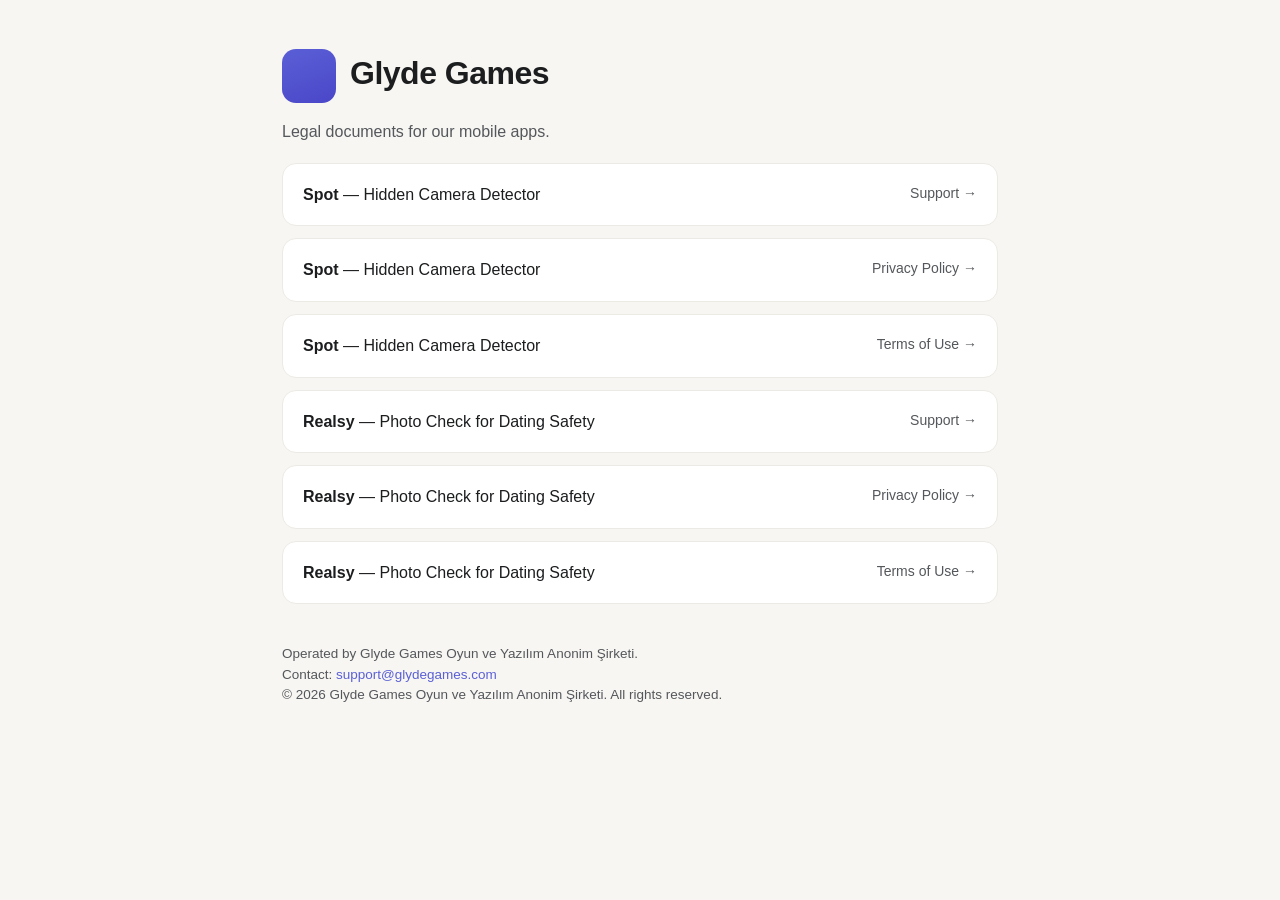
<file: index.html>
<!DOCTYPE html>
<html lang="en">
<head>
<meta charset="utf-8" />
<meta name="viewport" content="width=device-width, initial-scale=1" />
<title>Glyde Games — Legal</title>
<link rel="stylesheet" href="/style.css" />
</head>
<body>
<div class="wrap">
  <div class="brandrow"><div class="logo"></div><h1>Glyde Games</h1></div>
  <p class="date">Legal documents for our mobile apps.</p>

  <ul class="applist">
    <li><a href="/spot/"><span><strong>Spot</strong> — Hidden Camera Detector</span><span class="sub">Support →</span></a></li>
    <li><a href="/spot/privacy"><span><strong>Spot</strong> — Hidden Camera Detector</span><span class="sub">Privacy Policy →</span></a></li>
    <li><a href="/spot/terms"><span><strong>Spot</strong> — Hidden Camera Detector</span><span class="sub">Terms of Use →</span></a></li>
    <li><a href="/realsy/"><span><strong>Realsy</strong> — Photo Check for Dating Safety</span><span class="sub">Support →</span></a></li>
    <li><a href="/realsy/privacy"><span><strong>Realsy</strong> — Photo Check for Dating Safety</span><span class="sub">Privacy Policy →</span></a></li>
    <li><a href="/realsy/terms"><span><strong>Realsy</strong> — Photo Check for Dating Safety</span><span class="sub">Terms of Use →</span></a></li>
  </ul>

  <footer>
    Operated by Glyde Games Oyun ve Yazılım Anonim Şirketi.<br/>
    Contact: <a href="mailto:support@glydegames.com">support@glydegames.com</a><br/>
    © 2026 Glyde Games Oyun ve Yazılım Anonim Şirketi. All rights reserved.
  </footer>
</div>
</body>
</html>
</file>
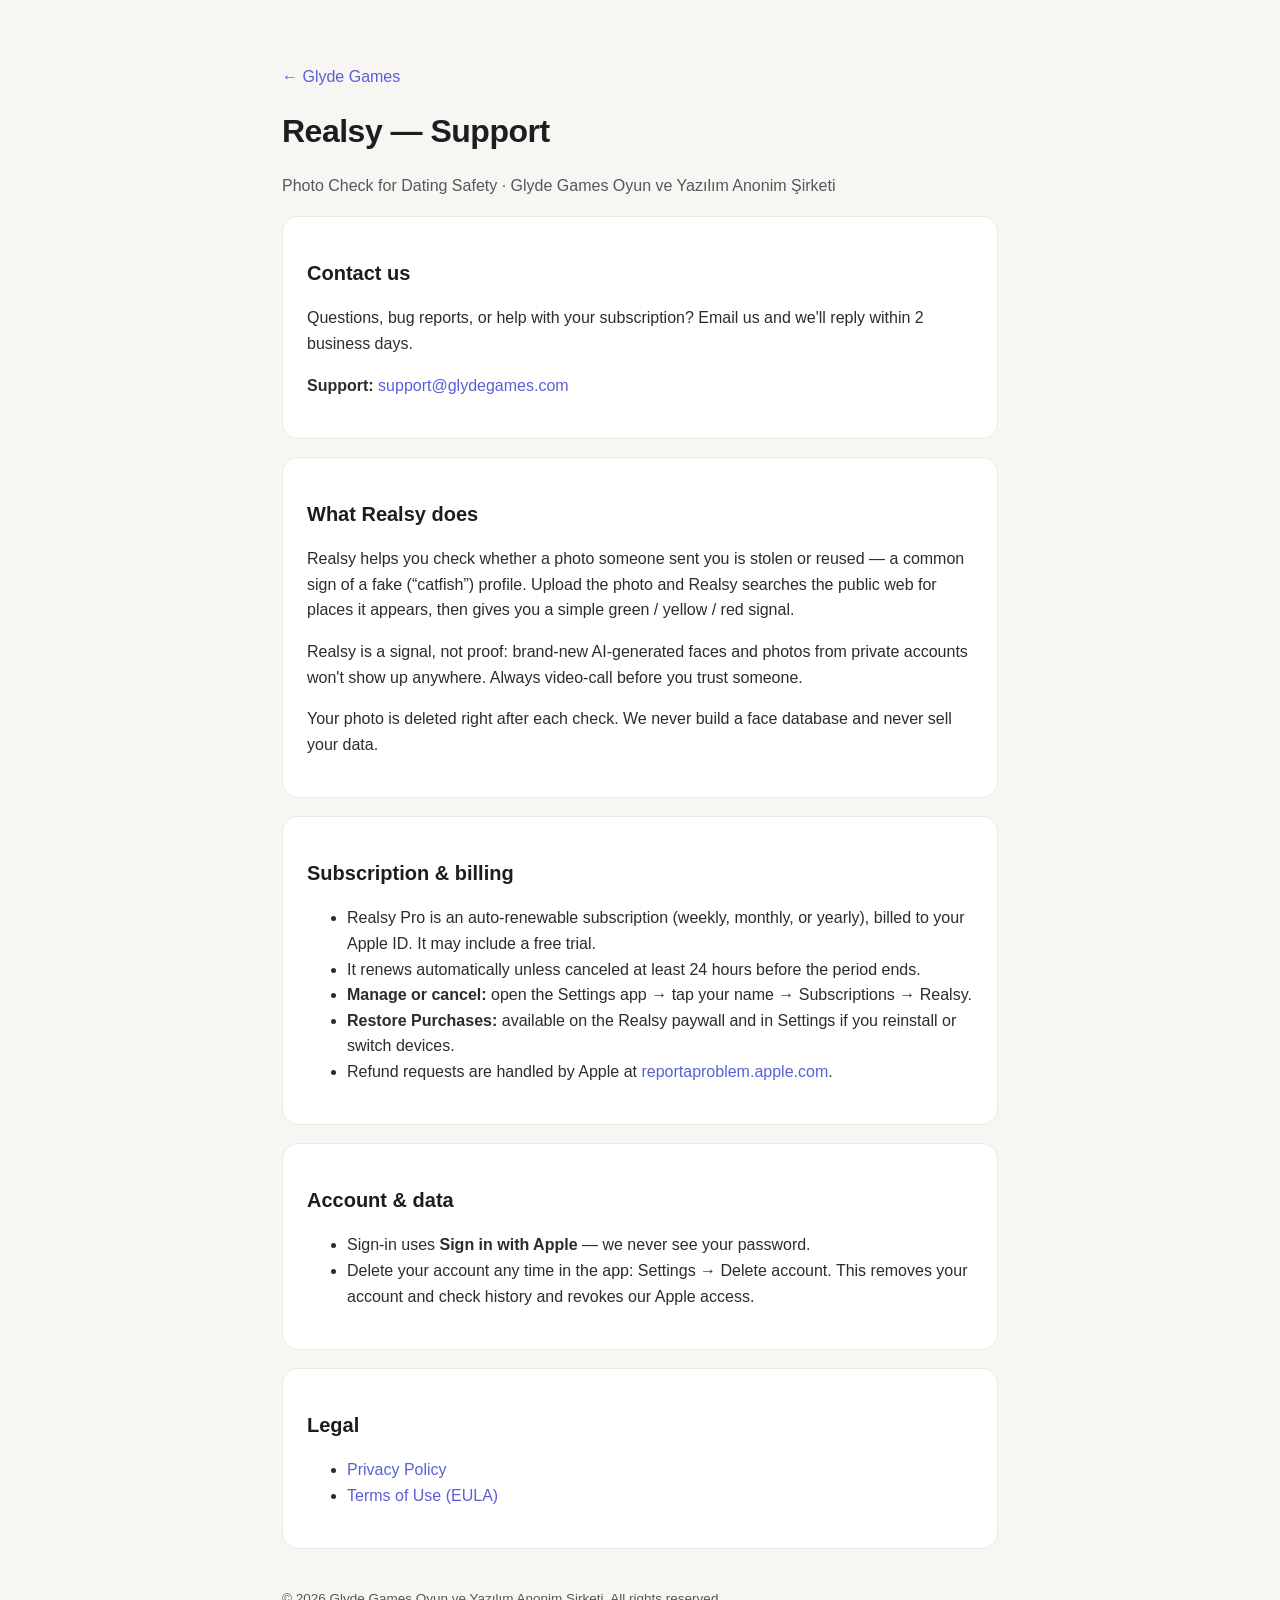
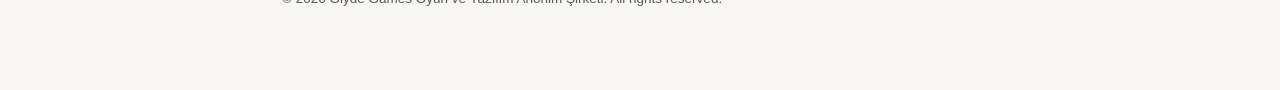
<file: realsy/index.html>
<!DOCTYPE html>
<html lang="en">
<head>
<meta charset="utf-8" />
<meta name="viewport" content="width=device-width, initial-scale=1" />
<title>Realsy — Support</title>
<link rel="stylesheet" href="/style.css" />
</head>
<body>
<div class="wrap">
  <p><a href="/">← Glyde Games</a></p>
  <h1>Realsy — Support</h1>
  <p class="date">Photo Check for Dating Safety · Glyde Games Oyun ve Yazılım Anonim Şirketi</p>

  <div class="card">
    <h2>Contact us</h2>
    <p>Questions, bug reports, or help with your subscription? Email us and we'll reply
       within 2 business days.</p>
    <p><strong>Support:</strong>
       <a href="mailto:support@glydegames.com">support@glydegames.com</a></p>
  </div>

  <div class="card">
    <h2>What Realsy does</h2>
    <p>Realsy helps you check whether a photo someone sent you is stolen or reused — a common
       sign of a fake (“catfish”) profile. Upload the photo and Realsy searches the public web
       for places it appears, then gives you a simple green / yellow / red signal.</p>
    <p>Realsy is a signal, not proof: brand-new AI-generated faces and photos from private
       accounts won't show up anywhere. Always video-call before you trust someone.</p>
    <p>Your photo is deleted right after each check. We never build a face database and never
       sell your data.</p>
  </div>

  <div class="card">
    <h2>Subscription &amp; billing</h2>
    <ul>
      <li>Realsy Pro is an auto-renewable subscription (weekly, monthly, or yearly), billed to
          your Apple ID. It may include a free trial.</li>
      <li>It renews automatically unless canceled at least 24 hours before the period ends.</li>
      <li><strong>Manage or cancel:</strong> open the Settings app → tap your name →
          Subscriptions → Realsy.</li>
      <li><strong>Restore Purchases:</strong> available on the Realsy paywall and in Settings if
          you reinstall or switch devices.</li>
      <li>Refund requests are handled by Apple at
          <a href="https://reportaproblem.apple.com">reportaproblem.apple.com</a>.</li>
    </ul>
  </div>

  <div class="card">
    <h2>Account &amp; data</h2>
    <ul>
      <li>Sign-in uses <strong>Sign in with Apple</strong> — we never see your password.</li>
      <li>Delete your account any time in the app: Settings → Delete account. This removes your
          account and check history and revokes our Apple access.</li>
    </ul>
  </div>

  <div class="card">
    <h2>Legal</h2>
    <ul>
      <li><a href="/realsy/privacy">Privacy Policy</a></li>
      <li><a href="/realsy/terms">Terms of Use (EULA)</a></li>
    </ul>
  </div>

  <footer>© 2026 Glyde Games Oyun ve Yazılım Anonim Şirketi. All rights reserved.</footer>
</div>
</body>
</html>
</file>
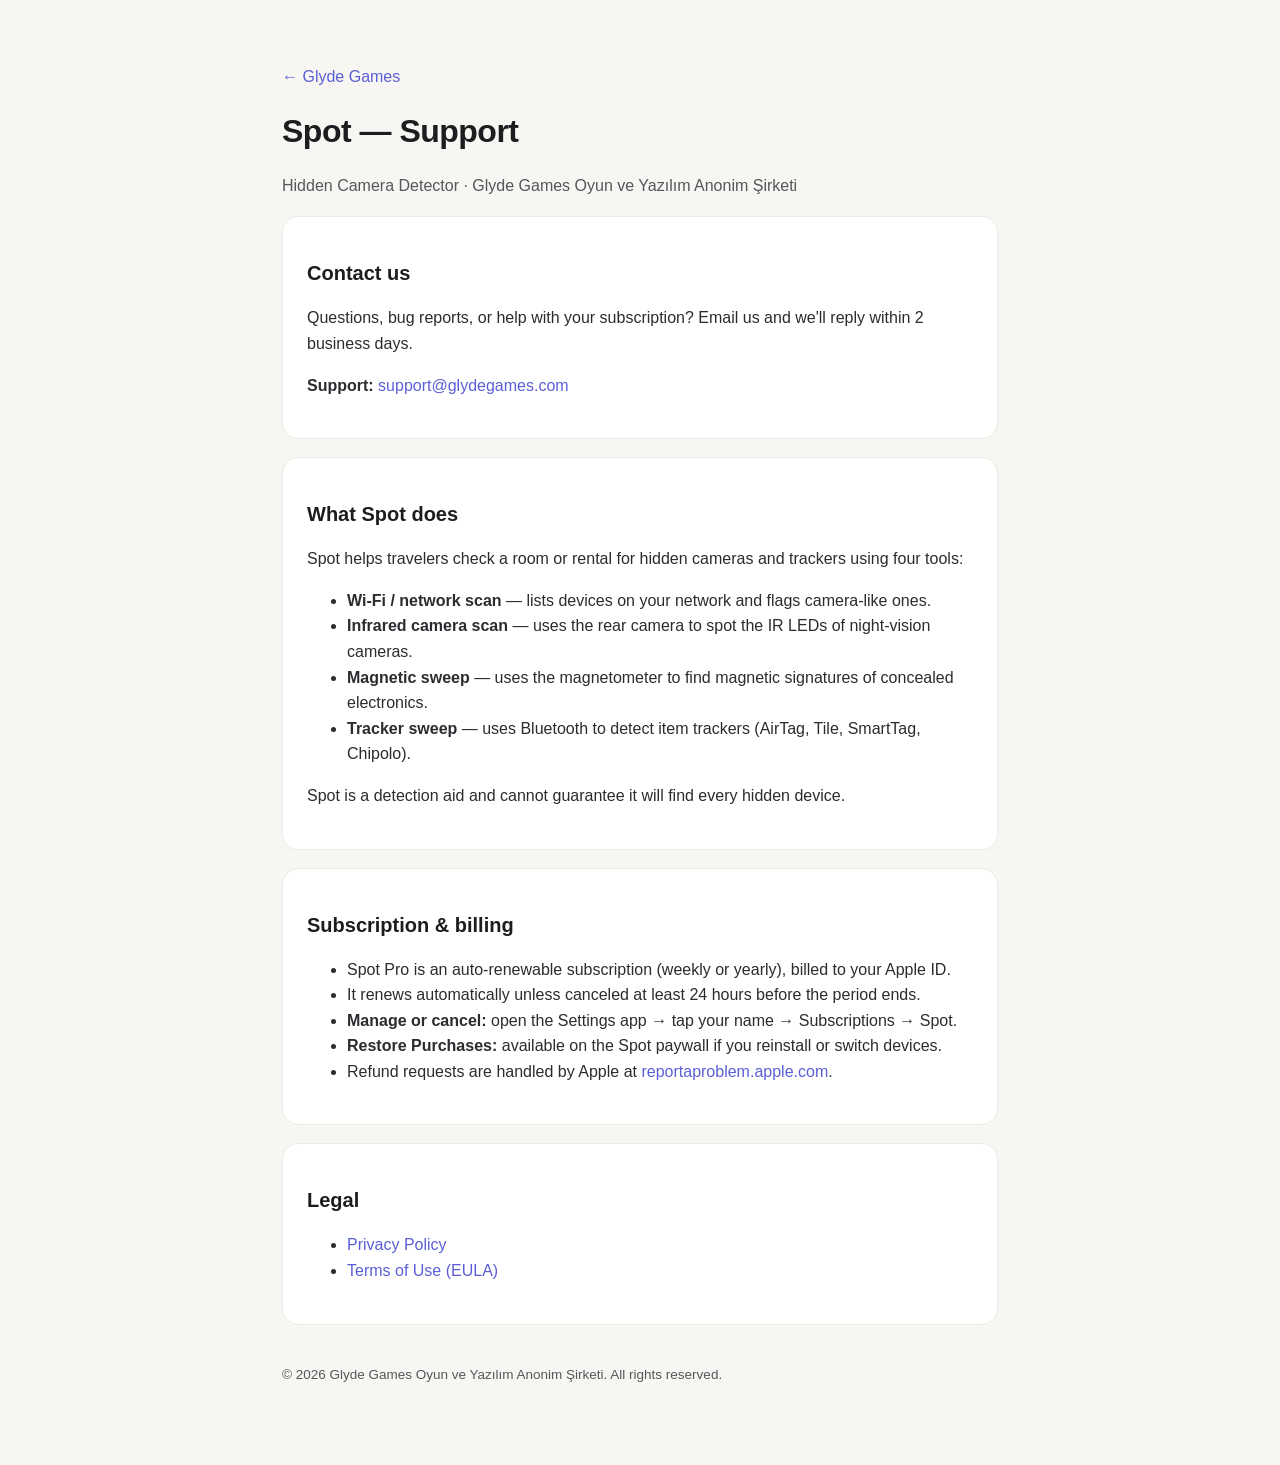
<file: spot/index.html>
<!DOCTYPE html>
<html lang="en">
<head>
<meta charset="utf-8" />
<meta name="viewport" content="width=device-width, initial-scale=1" />
<title>Spot — Support</title>
<link rel="stylesheet" href="/style.css" />
</head>
<body>
<div class="wrap">
  <p><a href="/">← Glyde Games</a></p>
  <h1>Spot — Support</h1>
  <p class="date">Hidden Camera Detector · Glyde Games Oyun ve Yazılım Anonim Şirketi</p>

  <div class="card">
    <h2>Contact us</h2>
    <p>Questions, bug reports, or help with your subscription? Email us and we'll reply
       within 2 business days.</p>
    <p><strong>Support:</strong>
       <a href="mailto:support@glydegames.com">support@glydegames.com</a></p>
  </div>

  <div class="card">
    <h2>What Spot does</h2>
    <p>Spot helps travelers check a room or rental for hidden cameras and trackers using four tools:</p>
    <ul>
      <li><strong>Wi-Fi / network scan</strong> — lists devices on your network and flags camera-like ones.</li>
      <li><strong>Infrared camera scan</strong> — uses the rear camera to spot the IR LEDs of night-vision cameras.</li>
      <li><strong>Magnetic sweep</strong> — uses the magnetometer to find magnetic signatures of concealed electronics.</li>
      <li><strong>Tracker sweep</strong> — uses Bluetooth to detect item trackers (AirTag, Tile, SmartTag, Chipolo).</li>
    </ul>
    <p>Spot is a detection aid and cannot guarantee it will find every hidden device.</p>
  </div>

  <div class="card">
    <h2>Subscription &amp; billing</h2>
    <ul>
      <li>Spot Pro is an auto-renewable subscription (weekly or yearly), billed to your Apple ID.</li>
      <li>It renews automatically unless canceled at least 24 hours before the period ends.</li>
      <li><strong>Manage or cancel:</strong> open the Settings app → tap your name → Subscriptions → Spot.</li>
      <li><strong>Restore Purchases:</strong> available on the Spot paywall if you reinstall or switch devices.</li>
      <li>Refund requests are handled by Apple at
          <a href="https://reportaproblem.apple.com">reportaproblem.apple.com</a>.</li>
    </ul>
  </div>

  <div class="card">
    <h2>Legal</h2>
    <ul>
      <li><a href="/spot/privacy">Privacy Policy</a></li>
      <li><a href="/spot/terms">Terms of Use (EULA)</a></li>
    </ul>
  </div>

  <footer>© 2026 Glyde Games Oyun ve Yazılım Anonim Şirketi. All rights reserved.</footer>
</div>
</body>
</html>
</file>
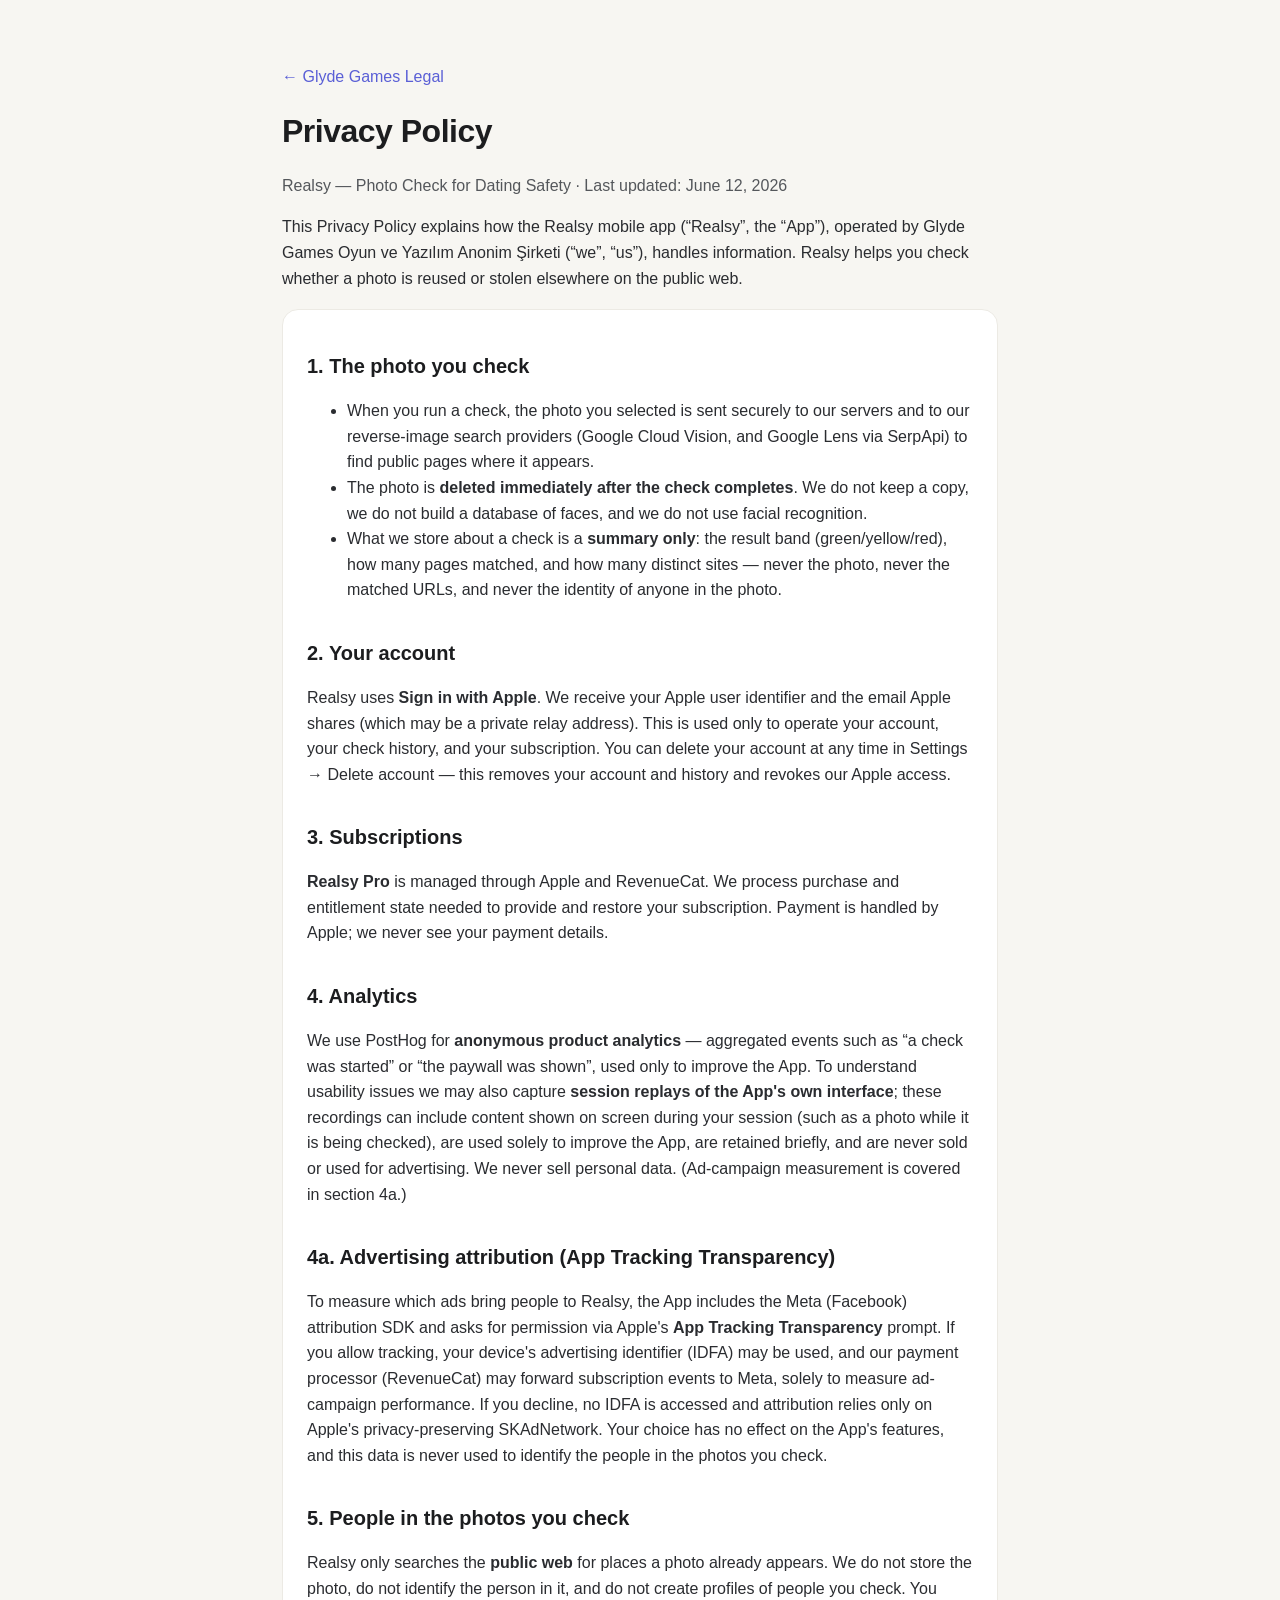
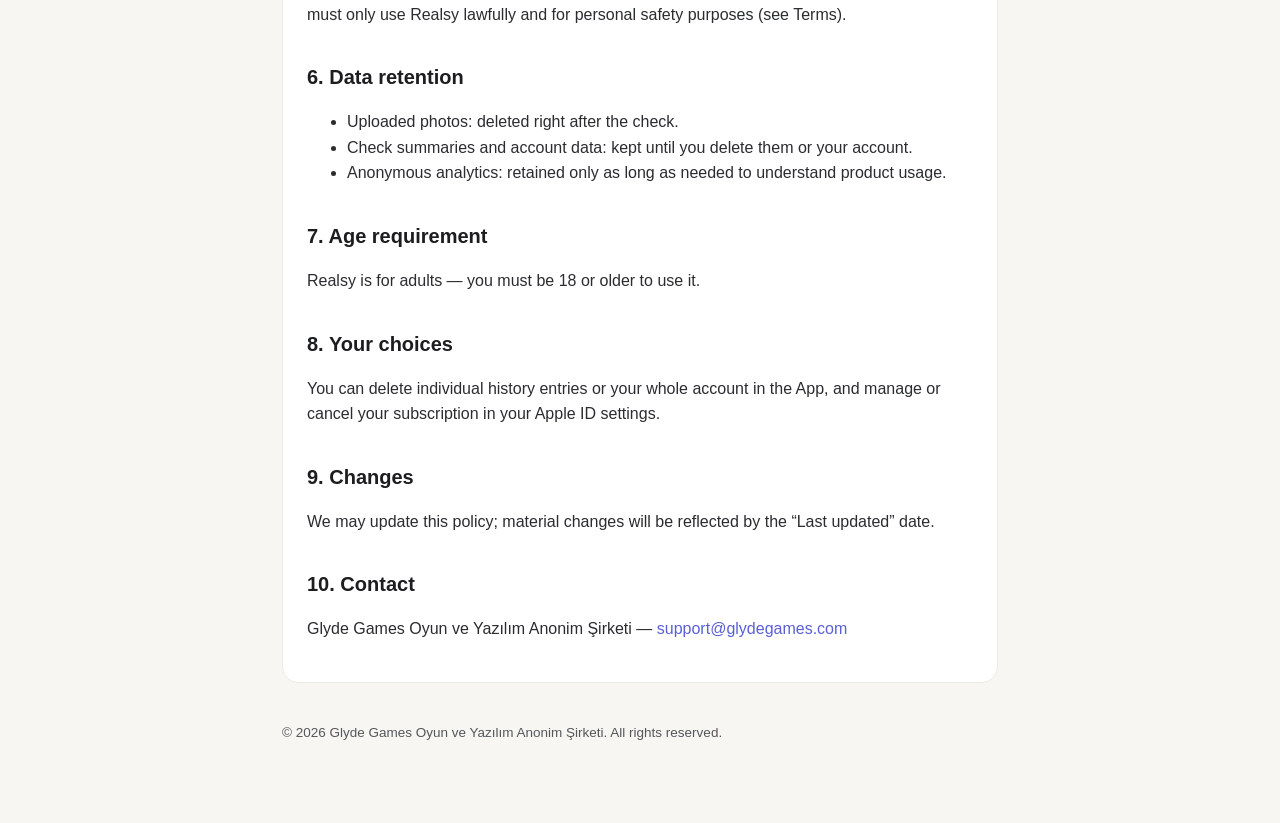
<file: realsy/privacy.html>
<!DOCTYPE html>
<html lang="en">
<head>
<meta charset="utf-8" />
<meta name="viewport" content="width=device-width, initial-scale=1" />
<title>Realsy — Privacy Policy</title>
<link rel="stylesheet" href="/style.css" />
</head>
<body>
<div class="wrap">
  <p><a href="/">← Glyde Games Legal</a></p>
  <h1>Privacy Policy</h1>
  <p class="date">Realsy — Photo Check for Dating Safety · Last updated: June 12, 2026</p>
  <p>This Privacy Policy explains how the Realsy mobile app (“Realsy”, the “App”), operated by
     Glyde Games Oyun ve Yazılım Anonim Şirketi (“we”, “us”), handles information. Realsy helps
     you check whether a photo is reused or stolen elsewhere on the public web.</p>

  <div class="card">
    <h2>1. The photo you check</h2>
    <ul>
      <li>When you run a check, the photo you selected is sent securely to our servers and to our
          reverse-image search providers (Google Cloud Vision, and Google Lens via SerpApi) to find
          public pages where it appears.</li>
      <li>The photo is <strong>deleted immediately after the check completes</strong>. We do not keep
          a copy, we do not build a database of faces, and we do not use facial recognition.</li>
      <li>What we store about a check is a <strong>summary only</strong>: the result band
          (green/yellow/red), how many pages matched, and how many distinct sites — never the photo,
          never the matched URLs, and never the identity of anyone in the photo.</li>
    </ul>

    <h2>2. Your account</h2>
    <p>Realsy uses <strong>Sign in with Apple</strong>. We receive your Apple user identifier and
       the email Apple shares (which may be a private relay address). This is used only to operate
       your account, your check history, and your subscription. You can delete your account at any
       time in Settings → Delete account — this removes your account and history and revokes our
       Apple access.</p>

    <h2>3. Subscriptions</h2>
    <p><strong>Realsy Pro</strong> is managed through Apple and RevenueCat. We process purchase and
       entitlement state needed to provide and restore your subscription. Payment is handled by
       Apple; we never see your payment details.</p>

    <h2>4. Analytics</h2>
    <p>We use PostHog for <strong>anonymous product analytics</strong> — aggregated events such as
       “a check was started” or “the paywall was shown”, used only to improve the App. To understand
       usability issues we may also capture <strong>session replays of the App's own interface</strong>;
       these recordings can include content shown on screen during your session (such as a photo
       while it is being checked), are used solely to improve the App, are retained briefly, and are
       never sold or used for advertising. We never sell personal data. (Ad-campaign
       measurement is covered in section 4a.)</p>

    <h2>4a. Advertising attribution (App Tracking Transparency)</h2>
    <p>To measure which ads bring people to Realsy, the App includes the Meta (Facebook)
       attribution SDK and asks for permission via Apple's <strong>App Tracking
       Transparency</strong> prompt. If you allow tracking, your device's advertising
       identifier (IDFA) may be used, and our payment processor (RevenueCat) may forward
       subscription events to Meta, solely to measure ad-campaign performance. If you decline,
       no IDFA is accessed and attribution relies only on Apple's privacy-preserving
       SKAdNetwork. Your choice has no effect on the App's features, and this data is never
       used to identify the people in the photos you check.</p>

    <h2>5. People in the photos you check</h2>
    <p>Realsy only searches the <strong>public web</strong> for places a photo already appears. We do
       not store the photo, do not identify the person in it, and do not create profiles of people
       you check. You must only use Realsy lawfully and for personal safety purposes (see Terms).</p>

    <h2>6. Data retention</h2>
    <ul>
      <li>Uploaded photos: deleted right after the check.</li>
      <li>Check summaries and account data: kept until you delete them or your account.</li>
      <li>Anonymous analytics: retained only as long as needed to understand product usage.</li>
    </ul>

    <h2>7. Age requirement</h2>
    <p>Realsy is for adults — you must be 18 or older to use it.</p>

    <h2>8. Your choices</h2>
    <p>You can delete individual history entries or your whole account in the App, and manage or
       cancel your subscription in your Apple ID settings.</p>

    <h2>9. Changes</h2>
    <p>We may update this policy; material changes will be reflected by the “Last updated” date.</p>

    <h2>10. Contact</h2>
    <p>Glyde Games Oyun ve Yazılım Anonim Şirketi —
       <a href="mailto:support@glydegames.com">support@glydegames.com</a></p>
  </div>

  <footer>© 2026 Glyde Games Oyun ve Yazılım Anonim Şirketi. All rights reserved.</footer>
</div>
</body>
</html>
</file>
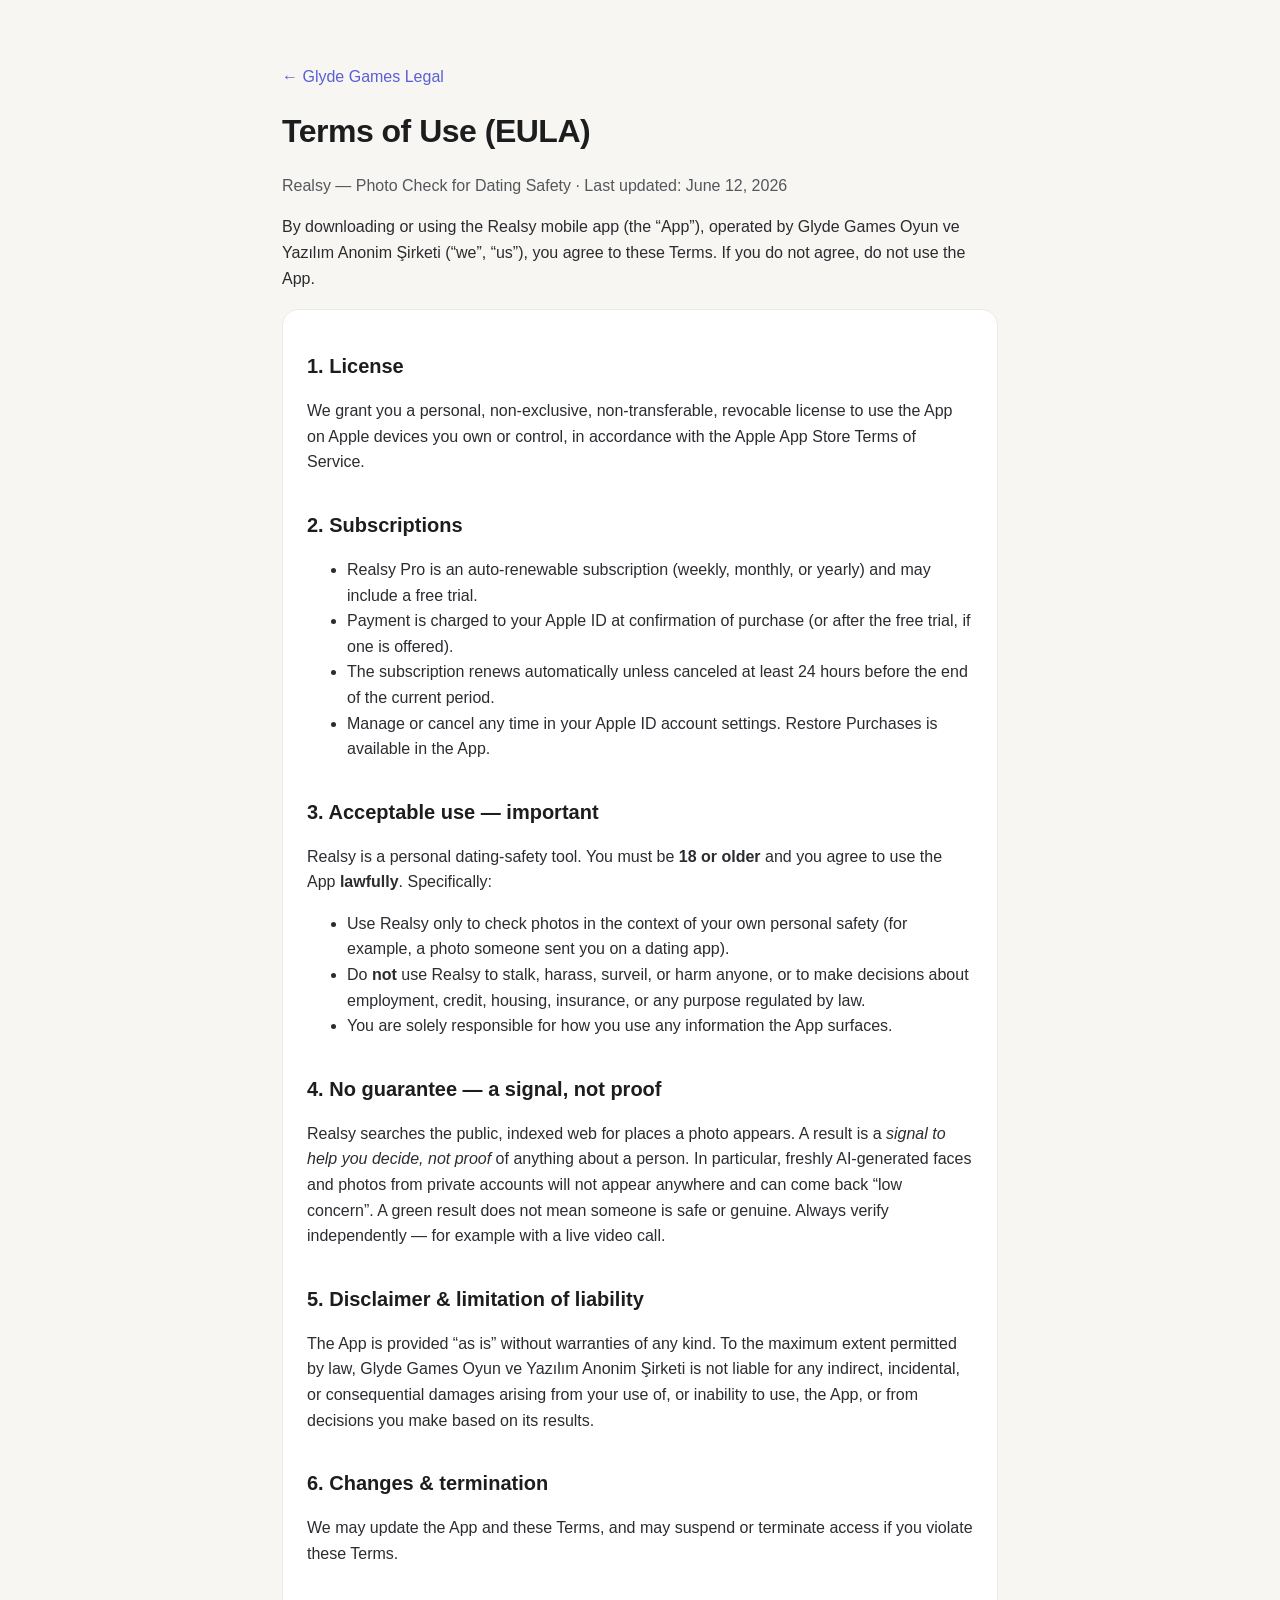
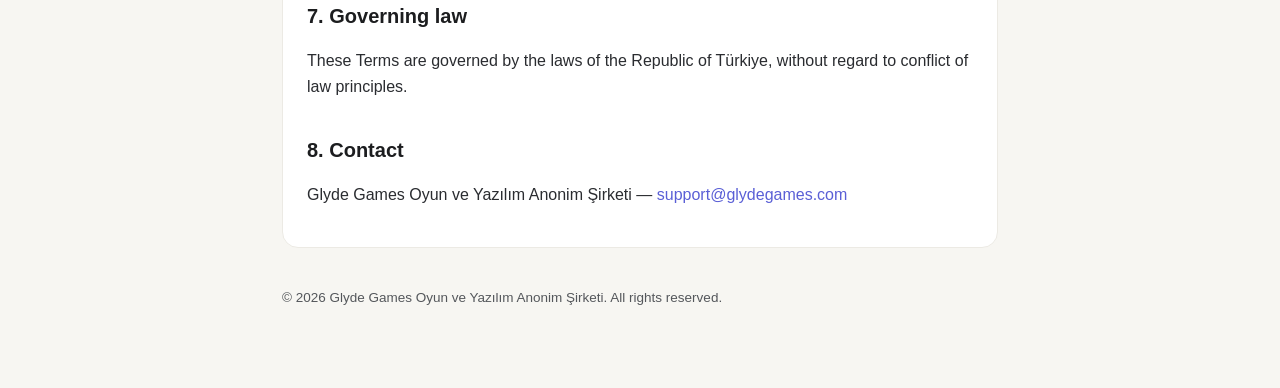
<file: realsy/terms.html>
<!DOCTYPE html>
<html lang="en">
<head>
<meta charset="utf-8" />
<meta name="viewport" content="width=device-width, initial-scale=1" />
<title>Realsy — Terms of Use</title>
<link rel="stylesheet" href="/style.css" />
</head>
<body>
<div class="wrap">
  <p><a href="/">← Glyde Games Legal</a></p>
  <h1>Terms of Use (EULA)</h1>
  <p class="date">Realsy — Photo Check for Dating Safety · Last updated: June 12, 2026</p>
  <p>By downloading or using the Realsy mobile app (the “App”), operated by Glyde Games Oyun ve
     Yazılım Anonim Şirketi (“we”, “us”), you agree to these Terms. If you do not agree, do not
     use the App.</p>

  <div class="card">
    <h2>1. License</h2>
    <p>We grant you a personal, non-exclusive, non-transferable, revocable license to use the App
       on Apple devices you own or control, in accordance with the Apple App Store Terms of Service.</p>

    <h2>2. Subscriptions</h2>
    <ul>
      <li>Realsy Pro is an auto-renewable subscription (weekly, monthly, or yearly) and may include
          a free trial.</li>
      <li>Payment is charged to your Apple ID at confirmation of purchase (or after the free trial,
          if one is offered).</li>
      <li>The subscription renews automatically unless canceled at least 24 hours before the end of
          the current period.</li>
      <li>Manage or cancel any time in your Apple ID account settings. Restore Purchases is
          available in the App.</li>
    </ul>

    <h2>3. Acceptable use — important</h2>
    <p>Realsy is a personal dating-safety tool. You must be <strong>18 or older</strong> and you
       agree to use the App <strong>lawfully</strong>. Specifically:</p>
    <ul>
      <li>Use Realsy only to check photos in the context of your own personal safety (for example,
          a photo someone sent you on a dating app).</li>
      <li>Do <strong>not</strong> use Realsy to stalk, harass, surveil, or harm anyone, or to make
          decisions about employment, credit, housing, insurance, or any purpose regulated by law.</li>
      <li>You are solely responsible for how you use any information the App surfaces.</li>
    </ul>

    <h2>4. No guarantee — a signal, not proof</h2>
    <p>Realsy searches the public, indexed web for places a photo appears. A result is a
       <em>signal to help you decide, not proof</em> of anything about a person. In particular,
       freshly AI-generated faces and photos from private accounts will not appear anywhere and can
       come back “low concern”. A green result does not mean someone is safe or genuine. Always
       verify independently — for example with a live video call.</p>

    <h2>5. Disclaimer &amp; limitation of liability</h2>
    <p>The App is provided “as is” without warranties of any kind. To the maximum extent permitted
       by law, Glyde Games Oyun ve Yazılım Anonim Şirketi is not liable for any indirect,
       incidental, or consequential damages arising from your use of, or inability to use, the App,
       or from decisions you make based on its results.</p>

    <h2>6. Changes &amp; termination</h2>
    <p>We may update the App and these Terms, and may suspend or terminate access if you violate
       these Terms.</p>

    <h2>7. Governing law</h2>
    <p>These Terms are governed by the laws of the Republic of Türkiye, without regard to conflict
       of law principles.</p>

    <h2>8. Contact</h2>
    <p>Glyde Games Oyun ve Yazılım Anonim Şirketi —
       <a href="mailto:support@glydegames.com">support@glydegames.com</a></p>
  </div>

  <footer>© 2026 Glyde Games Oyun ve Yazılım Anonim Şirketi. All rights reserved.</footer>
</div>
</body>
</html>
</file>
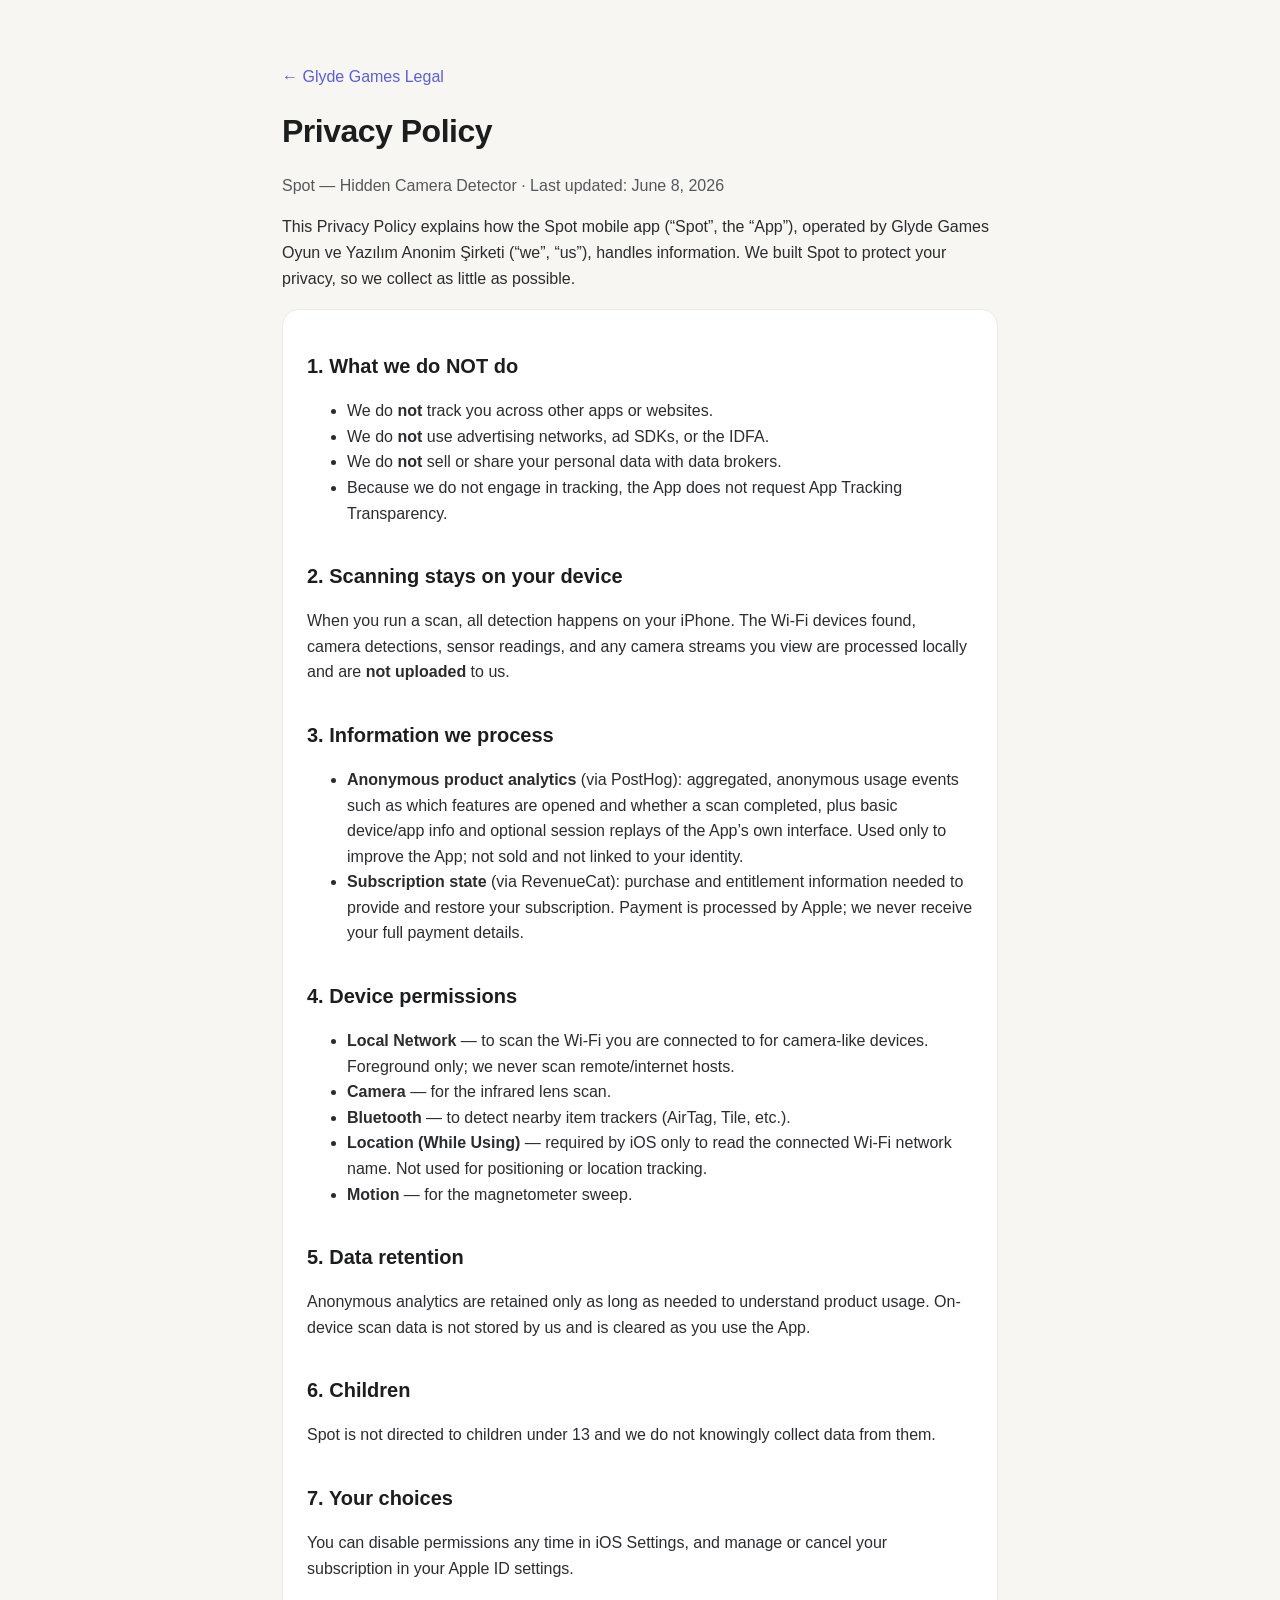
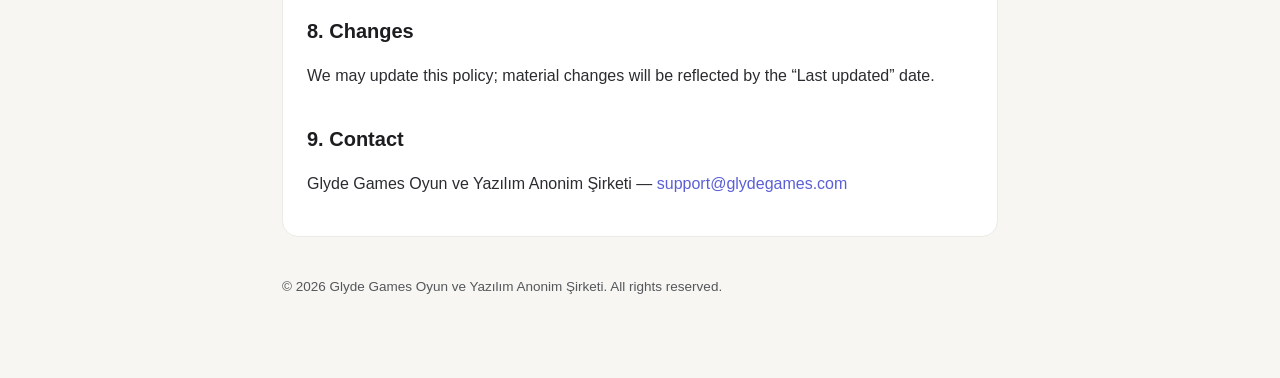
<file: spot/privacy.html>
<!DOCTYPE html>
<html lang="en">
<head>
<meta charset="utf-8" />
<meta name="viewport" content="width=device-width, initial-scale=1" />
<title>Spot — Privacy Policy</title>
<link rel="stylesheet" href="/style.css" />
</head>
<body>
<div class="wrap">
  <p><a href="/">← Glyde Games Legal</a></p>
  <h1>Privacy Policy</h1>
  <p class="date">Spot — Hidden Camera Detector · Last updated: June 8, 2026</p>
  <p>This Privacy Policy explains how the Spot mobile app (“Spot”, the “App”), operated by
     Glyde Games Oyun ve Yazılım Anonim Şirketi (“we”, “us”), handles information. We built Spot
     to protect your privacy, so we collect as little as possible.</p>

  <div class="card">
    <h2>1. What we do NOT do</h2>
    <ul>
      <li>We do <strong>not</strong> track you across other apps or websites.</li>
      <li>We do <strong>not</strong> use advertising networks, ad SDKs, or the IDFA.</li>
      <li>We do <strong>not</strong> sell or share your personal data with data brokers.</li>
      <li>Because we do not engage in tracking, the App does not request App Tracking Transparency.</li>
    </ul>

    <h2>2. Scanning stays on your device</h2>
    <p>When you run a scan, all detection happens on your iPhone. The Wi-Fi devices found,
       camera detections, sensor readings, and any camera streams you view are processed
       locally and are <strong>not uploaded</strong> to us.</p>

    <h2>3. Information we process</h2>
    <ul>
      <li><strong>Anonymous product analytics</strong> (via PostHog): aggregated, anonymous usage
          events such as which features are opened and whether a scan completed, plus basic
          device/app info and optional session replays of the App’s own interface. Used only to
          improve the App; not sold and not linked to your identity.</li>
      <li><strong>Subscription state</strong> (via RevenueCat): purchase and entitlement information
          needed to provide and restore your subscription. Payment is processed by Apple; we never
          receive your full payment details.</li>
    </ul>

    <h2>4. Device permissions</h2>
    <ul>
      <li><strong>Local Network</strong> — to scan the Wi-Fi you are connected to for camera-like
          devices. Foreground only; we never scan remote/internet hosts.</li>
      <li><strong>Camera</strong> — for the infrared lens scan.</li>
      <li><strong>Bluetooth</strong> — to detect nearby item trackers (AirTag, Tile, etc.).</li>
      <li><strong>Location (While Using)</strong> — required by iOS only to read the connected
          Wi-Fi network name. Not used for positioning or location tracking.</li>
      <li><strong>Motion</strong> — for the magnetometer sweep.</li>
    </ul>

    <h2>5. Data retention</h2>
    <p>Anonymous analytics are retained only as long as needed to understand product usage.
       On-device scan data is not stored by us and is cleared as you use the App.</p>

    <h2>6. Children</h2>
    <p>Spot is not directed to children under 13 and we do not knowingly collect data from them.</p>

    <h2>7. Your choices</h2>
    <p>You can disable permissions any time in iOS Settings, and manage or cancel your subscription
       in your Apple ID settings.</p>

    <h2>8. Changes</h2>
    <p>We may update this policy; material changes will be reflected by the “Last updated” date.</p>

    <h2>9. Contact</h2>
    <p>Glyde Games Oyun ve Yazılım Anonim Şirketi —
       <a href="mailto:support@glydegames.com">support@glydegames.com</a></p>
  </div>

  <footer>© 2026 Glyde Games Oyun ve Yazılım Anonim Şirketi. All rights reserved.</footer>
</div>
</body>
</html>
</file>
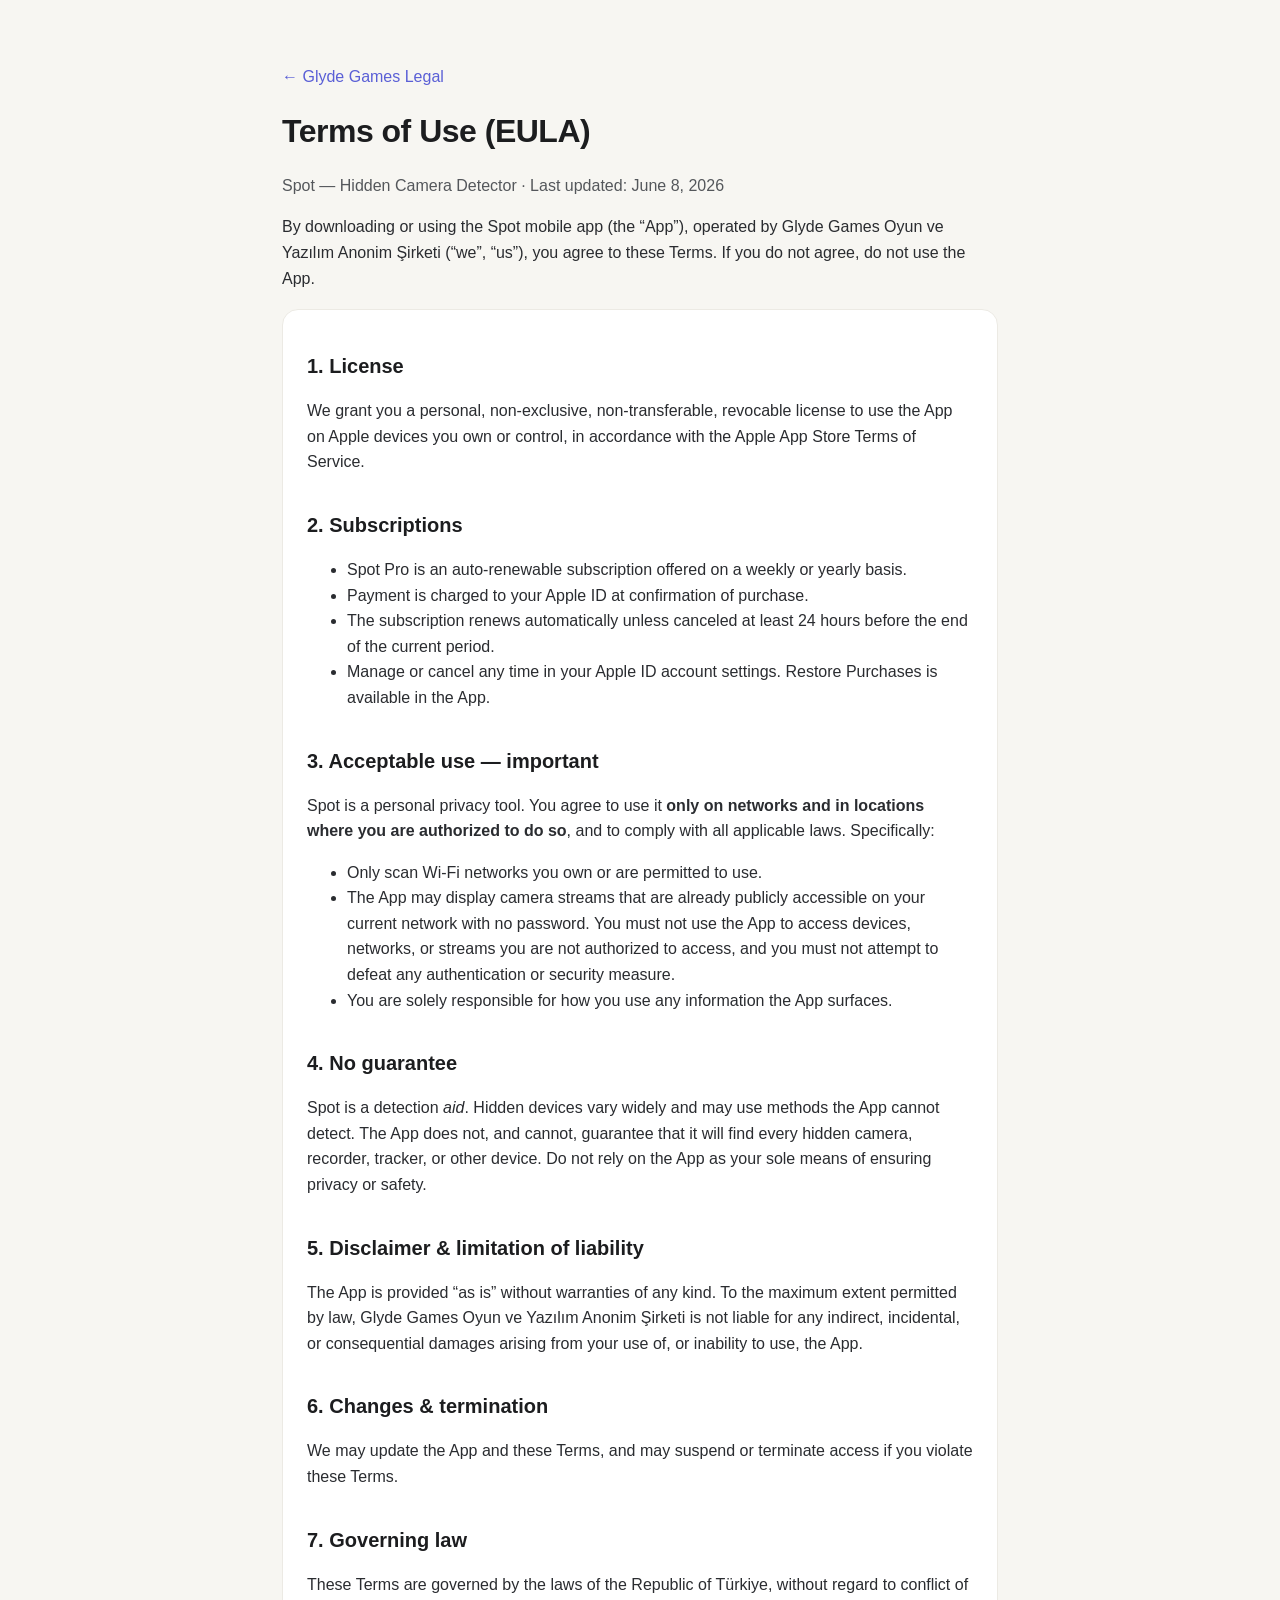
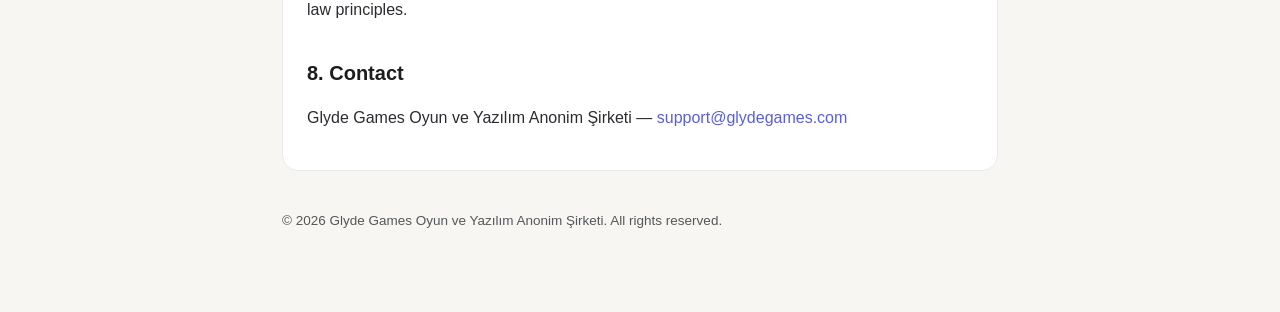
<file: spot/terms.html>
<!DOCTYPE html>
<html lang="en">
<head>
<meta charset="utf-8" />
<meta name="viewport" content="width=device-width, initial-scale=1" />
<title>Spot — Terms of Use</title>
<link rel="stylesheet" href="/style.css" />
</head>
<body>
<div class="wrap">
  <p><a href="/">← Glyde Games Legal</a></p>
  <h1>Terms of Use (EULA)</h1>
  <p class="date">Spot — Hidden Camera Detector · Last updated: June 8, 2026</p>
  <p>By downloading or using the Spot mobile app (the “App”), operated by Glyde Games Oyun ve
     Yazılım Anonim Şirketi (“we”, “us”), you agree to these Terms. If you do not agree, do not
     use the App.</p>

  <div class="card">
    <h2>1. License</h2>
    <p>We grant you a personal, non-exclusive, non-transferable, revocable license to use the App
       on Apple devices you own or control, in accordance with the Apple App Store Terms of Service.</p>

    <h2>2. Subscriptions</h2>
    <ul>
      <li>Spot Pro is an auto-renewable subscription offered on a weekly or yearly basis.</li>
      <li>Payment is charged to your Apple ID at confirmation of purchase.</li>
      <li>The subscription renews automatically unless canceled at least 24 hours before the end
          of the current period.</li>
      <li>Manage or cancel any time in your Apple ID account settings. Restore Purchases is
          available in the App.</li>
    </ul>

    <h2>3. Acceptable use — important</h2>
    <p>Spot is a personal privacy tool. You agree to use it <strong>only on networks and in
       locations where you are authorized to do so</strong>, and to comply with all applicable
       laws. Specifically:</p>
    <ul>
      <li>Only scan Wi-Fi networks you own or are permitted to use.</li>
      <li>The App may display camera streams that are already publicly accessible on your current
          network with no password. You must not use the App to access devices, networks, or
          streams you are not authorized to access, and you must not attempt to defeat any
          authentication or security measure.</li>
      <li>You are solely responsible for how you use any information the App surfaces.</li>
    </ul>

    <h2>4. No guarantee</h2>
    <p>Spot is a detection <em>aid</em>. Hidden devices vary widely and may use methods the App
       cannot detect. The App does not, and cannot, guarantee that it will find every hidden
       camera, recorder, tracker, or other device. Do not rely on the App as your sole means of
       ensuring privacy or safety.</p>

    <h2>5. Disclaimer &amp; limitation of liability</h2>
    <p>The App is provided “as is” without warranties of any kind. To the maximum extent permitted
       by law, Glyde Games Oyun ve Yazılım Anonim Şirketi is not liable for any indirect,
       incidental, or consequential damages arising from your use of, or inability to use, the App.</p>

    <h2>6. Changes &amp; termination</h2>
    <p>We may update the App and these Terms, and may suspend or terminate access if you violate
       these Terms.</p>

    <h2>7. Governing law</h2>
    <p>These Terms are governed by the laws of the Republic of Türkiye, without regard to conflict
       of law principles.</p>

    <h2>8. Contact</h2>
    <p>Glyde Games Oyun ve Yazılım Anonim Şirketi —
       <a href="mailto:support@glydegames.com">support@glydegames.com</a></p>
  </div>

  <footer>© 2026 Glyde Games Oyun ve Yazılım Anonim Şirketi. All rights reserved.</footer>
</div>
</body>
</html>
</file>
<file: style.css>
:root { --ink:#1c1d1f; --muted:#54575b; --accent:#5a5fd6; --bg:#f7f6f2; --line:#eceae4; }
* { box-sizing:border-box; }
body { margin:0; background:var(--bg); color:var(--ink);
       font:16px/1.6 -apple-system,"Helvetica Neue",Arial,sans-serif; -webkit-font-smoothing:antialiased; }
.wrap { max-width:760px; margin:0 auto; padding:48px 22px 80px; }
a { color:var(--accent); text-decoration:none; }
a:hover { text-decoration:underline; }
h1 { font-size:32px; letter-spacing:-0.5px; margin:0 0 4px; }
h2 { font-size:20px; margin:34px 0 8px; }
.date { color:var(--muted); margin-bottom:8px; }
p, li { color:#2a2c30; }
.card { background:#fff; border:1px solid var(--line); border-radius:16px; padding:6px 24px 24px; margin-top:18px; }
.brandrow { display:flex; align-items:center; gap:14px; margin-bottom:6px; }
.logo { width:54px; height:54px; border-radius:14px;
        background:linear-gradient(160deg,#5a5fd6,#4a47c8); flex:0 0 auto; }
.applist { list-style:none; padding:0; margin:18px 0 0; }
.applist li { background:#fff; border:1px solid var(--line); border-radius:14px; margin-bottom:12px; }
.applist a { display:flex; justify-content:space-between; padding:18px 20px; color:var(--ink); }
.applist a:hover { text-decoration:none; border-color:var(--accent); }
.applist .sub { color:var(--muted); font-size:14px; }
.links a { margin-right:18px; font-weight:600; }
footer { color:var(--muted); font-size:13.5px; margin-top:40px; line-height:1.5; }
</file>
